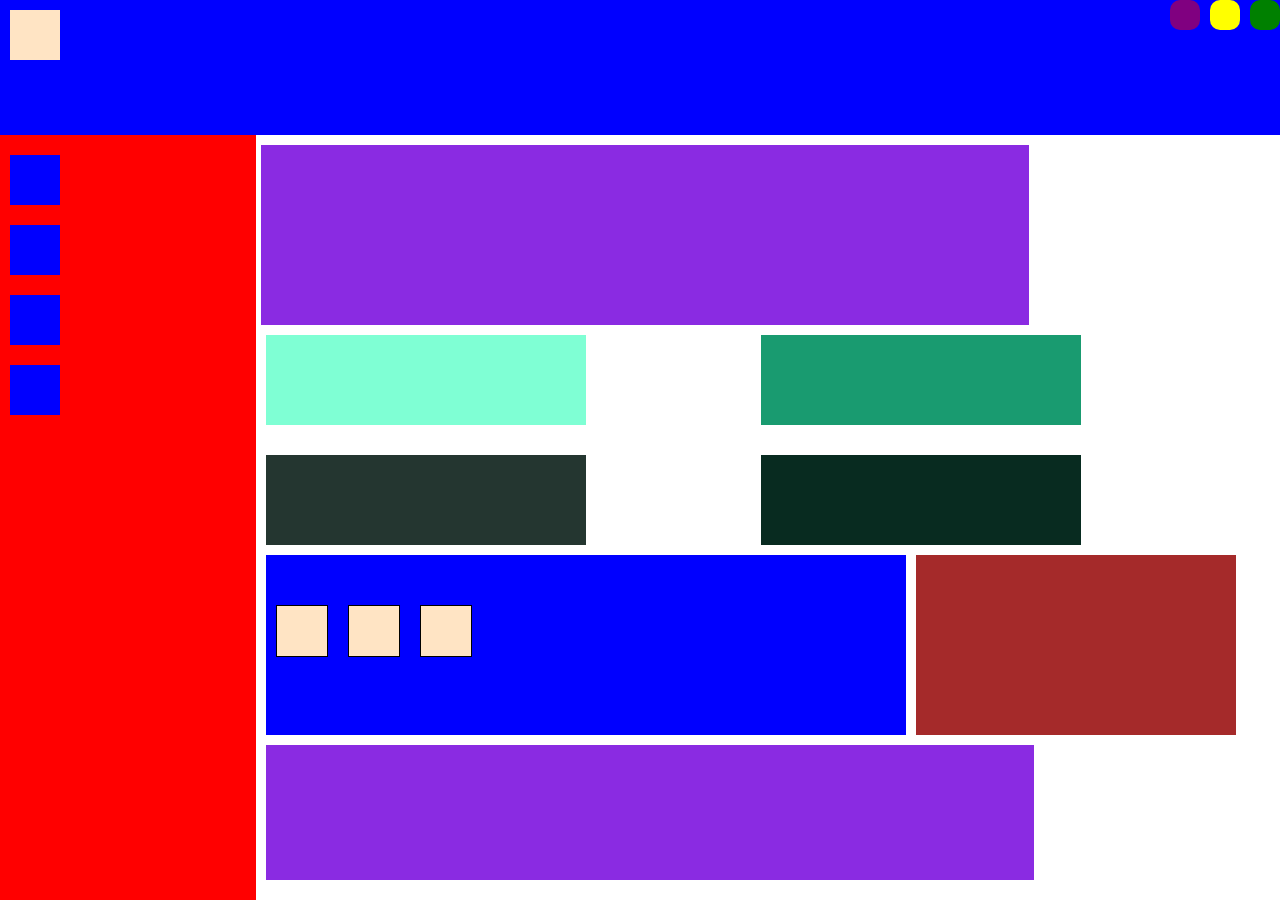
<file: html css structure practice/two/index.html>
<!DOCTYPE html>
<html lang="en">

<head>
    <meta charset="UTF-8">
    <meta name="viewport" content="width=device-width, initial-scale=1.0">
    <title>Document</title>
    <link rel="stylesheet" href="style.css">
</head>

<body>
    <div id="top">
        <div id="logo">

        </div>
        <div id="icon">
            <div id="i1"> </div>
            <div id="i2"> </div>
            <div id="i3"> </div>

        </div>


    </div>
    <div id="main">
        <div id="left">
            <div class="box" style="background-color: blue;"></div>
            <div class="box" style="background-color: blue;"></div>
            <div class=" box" style="background-color: blue;"></div>
            <div class=" box" style="background-color: blue;"></div>
        </div>
        <div id=" right">
            <div id="right-head"></div>
            <div id="card">
                <div class="c" style="background-color: aquamarine;"></div>
                <div class="c" style="background-color: rgb(25, 155, 112);"></div>
                <div class="c" style="background-color: rgb(36, 54, 48);"></div>
                <div class="c" style="background-color: rgb(8, 43, 32);"></div>
            </div>
            <div id="mid">
                <div id="product" style="background-color: blue;">
                    <div class="g1"></div>
                    <div class="g1"></div>
                    <div class="g1"></div>
                </div>
                <div id="filter"></div>
            </div>
            <div id="foot"></div>
        </div>
    </div>
</body>

</html>
</file>
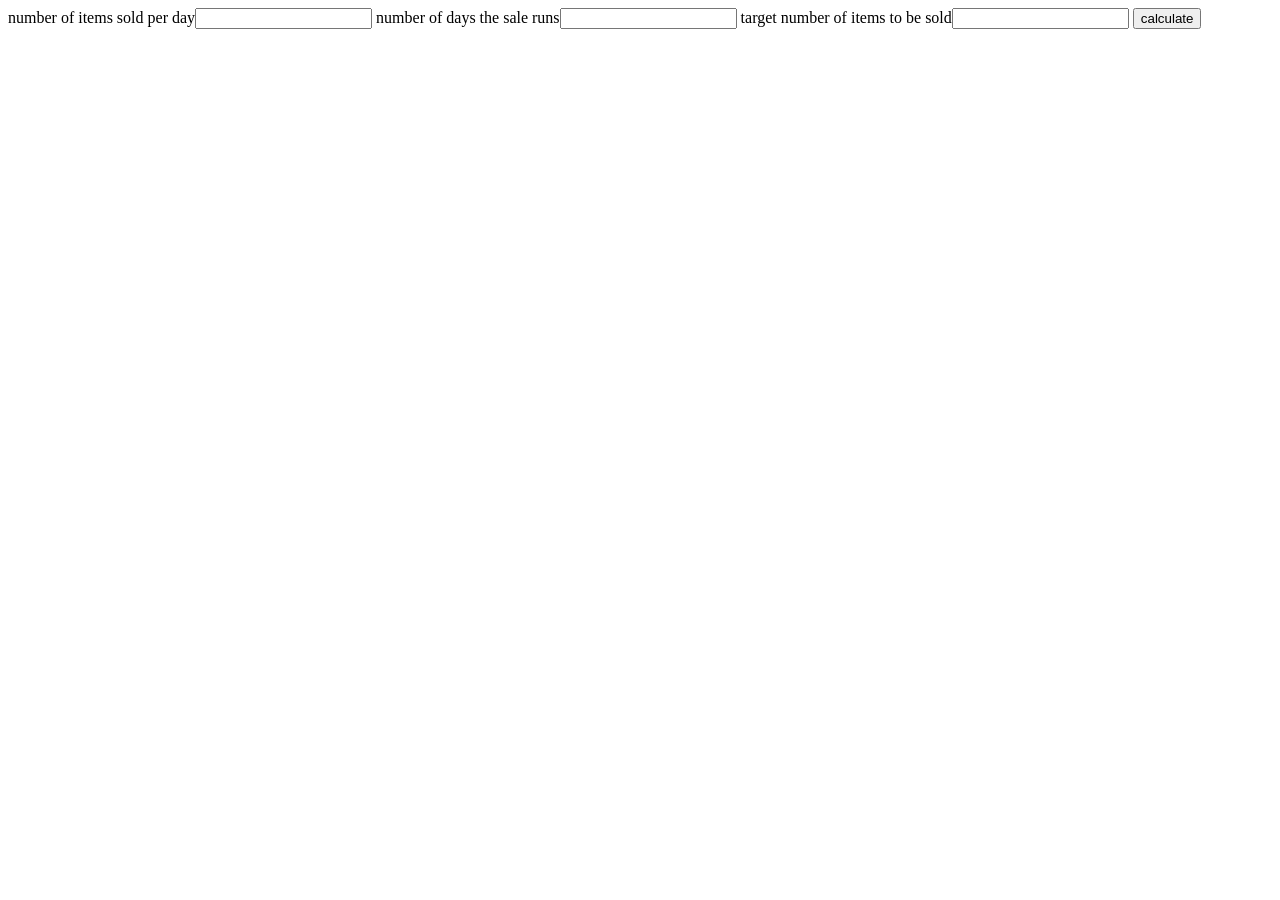
<file: final solve/253/253q2/index.html>
<!DOCTYPE html>
<html lang="en">

<head>
    <meta charset="UTF-8">
    <meta name="viewport" content="width=device-width, initial-scale=1.0">
    <title>Document</title>
</head>

<body>
    <form action="calculate.php" method="post">
        number of items sold per day<input name="itemsold" type="number">
        number of days the sale runs<input name="day" type="number">
        target number of items to be sold<input name="sold_target" type="number">
        <button name="submit" type="submit">calculate</button>
    </form>
</body>

</html>
</file>
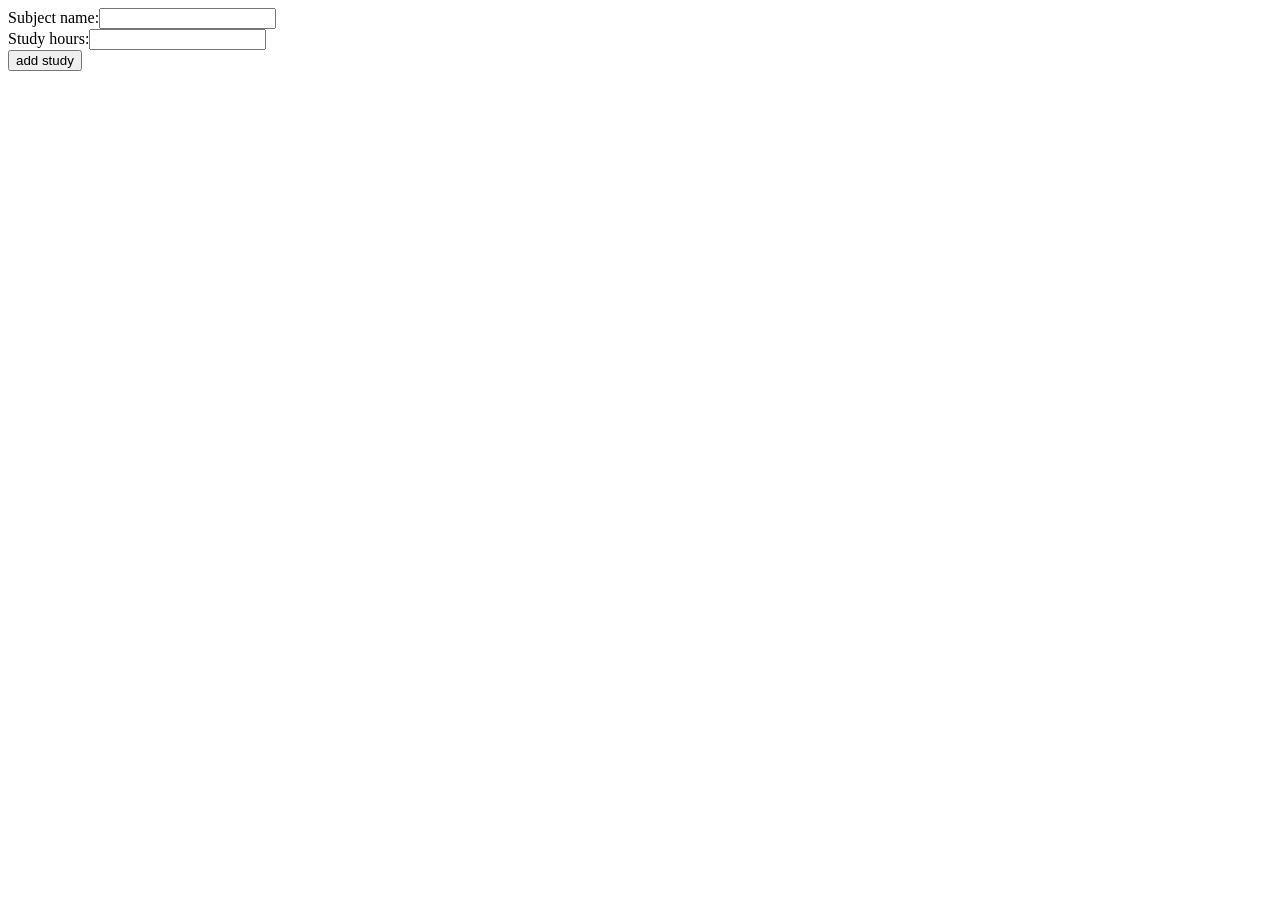
<file: final solve/261setA/261seta1/index.html>
<!DOCTYPE html>
<html lang="en">
<head>
    <meta charset="UTF-8">
    <meta name="viewport" content="width=device-width, initial-scale=1.0">
    <title>Document</title>
</head>
<body>
Subject name:<input type="text" id="subject"><br>
Study hours:<input type="text" id="hours"><br>
<button type="submit" id="btn"> add study</button>
<br><br>
<p id="output"></p>

    <script src="script.js"></script>
</body>
</html>
</file>
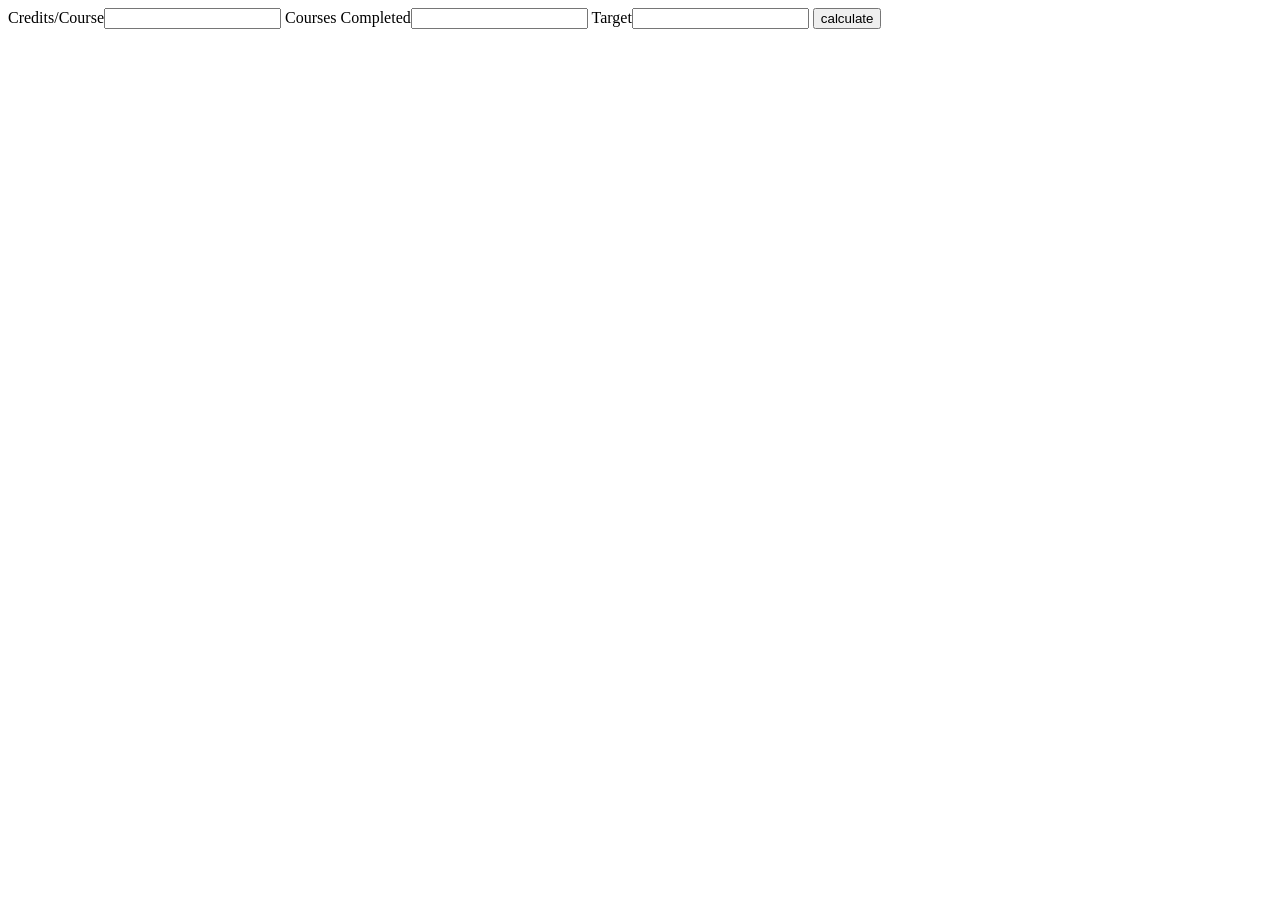
<file: final solve/261setA/261seta2/index.html>
<!DOCTYPE html>
<html lang="en">
<head>
    <meta charset="UTF-8">
    <meta name="viewport" content="width=device-width, initial-scale=1.0">
    <title>Document</title>
</head>
<body>
    <form action="calculate.php" method="post">
    Credits/Course<input name="credit" type="number">
    Courses Completed<input name="course_complete" type="number">
    Target<input name="target" type="number">
    <button name="submit" type="submit">calculate</button>
    </form>
</body>
</html>
</file>
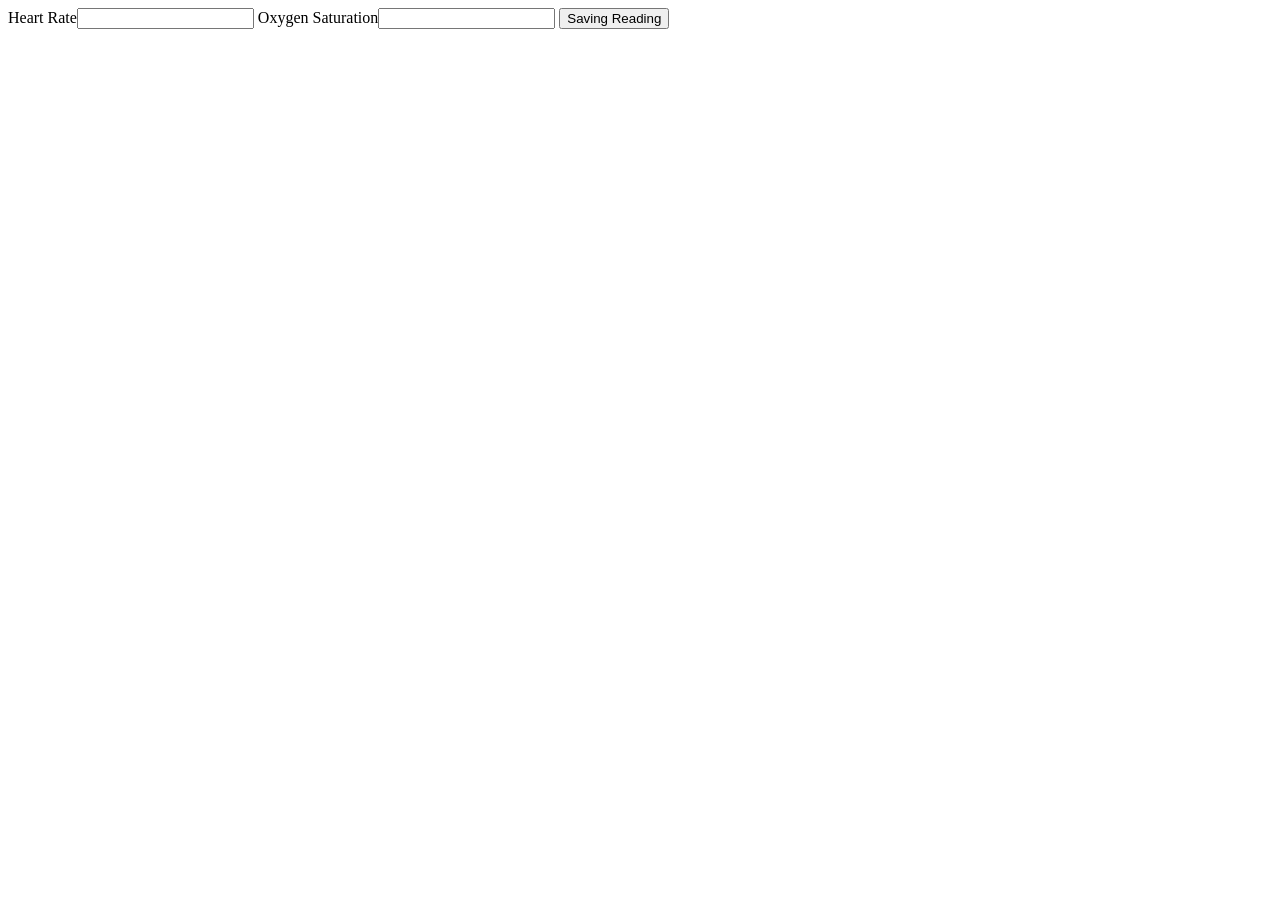
<file: final solve/261setB/261setb1/index.html>
<!DOCTYPE html>
<html lang="en">
<head>
    <meta charset="UTF-8">
    <meta name="viewport" content="width=device-width, initial-scale=1.0">
    <title>Document</title>
</head>
<body>
    Heart Rate<input type="number" id="HR">
    Oxygen Saturation<input type="number" id="OS">
    <button type="submit" id="btn"> Saving Reading</button>
    <p id="output"></p>

    <script src="script.js"></script>
</body>
</html>
</file>
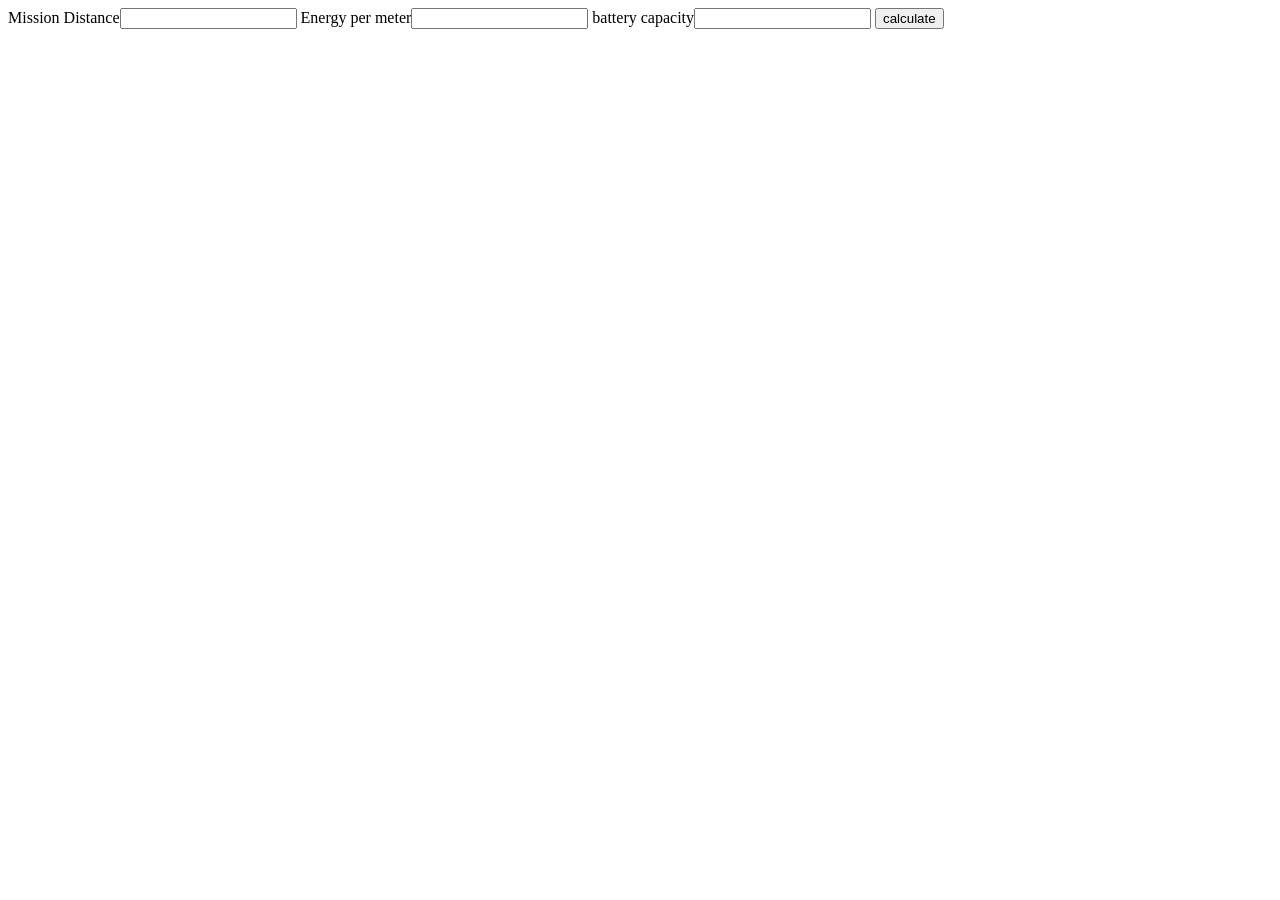
<file: final solve/261setB/261setb2/index.html>
<!DOCTYPE html>
<html lang="en">
<head>
    <meta charset="UTF-8">
    <meta name="viewport" content="width=device-width, initial-scale=1.0">
    <title>Document</title>
</head>
<body>
    <form action="calculate.php" method="post">
        Mission Distance<input name="distance" type="number">
        Energy per meter<input name="energy" type="number">
        battery capacity<input name="battery" type="number">
        <button type="submit" name="submit">calculate</button>
    </form>
</body>
</html>
</file>
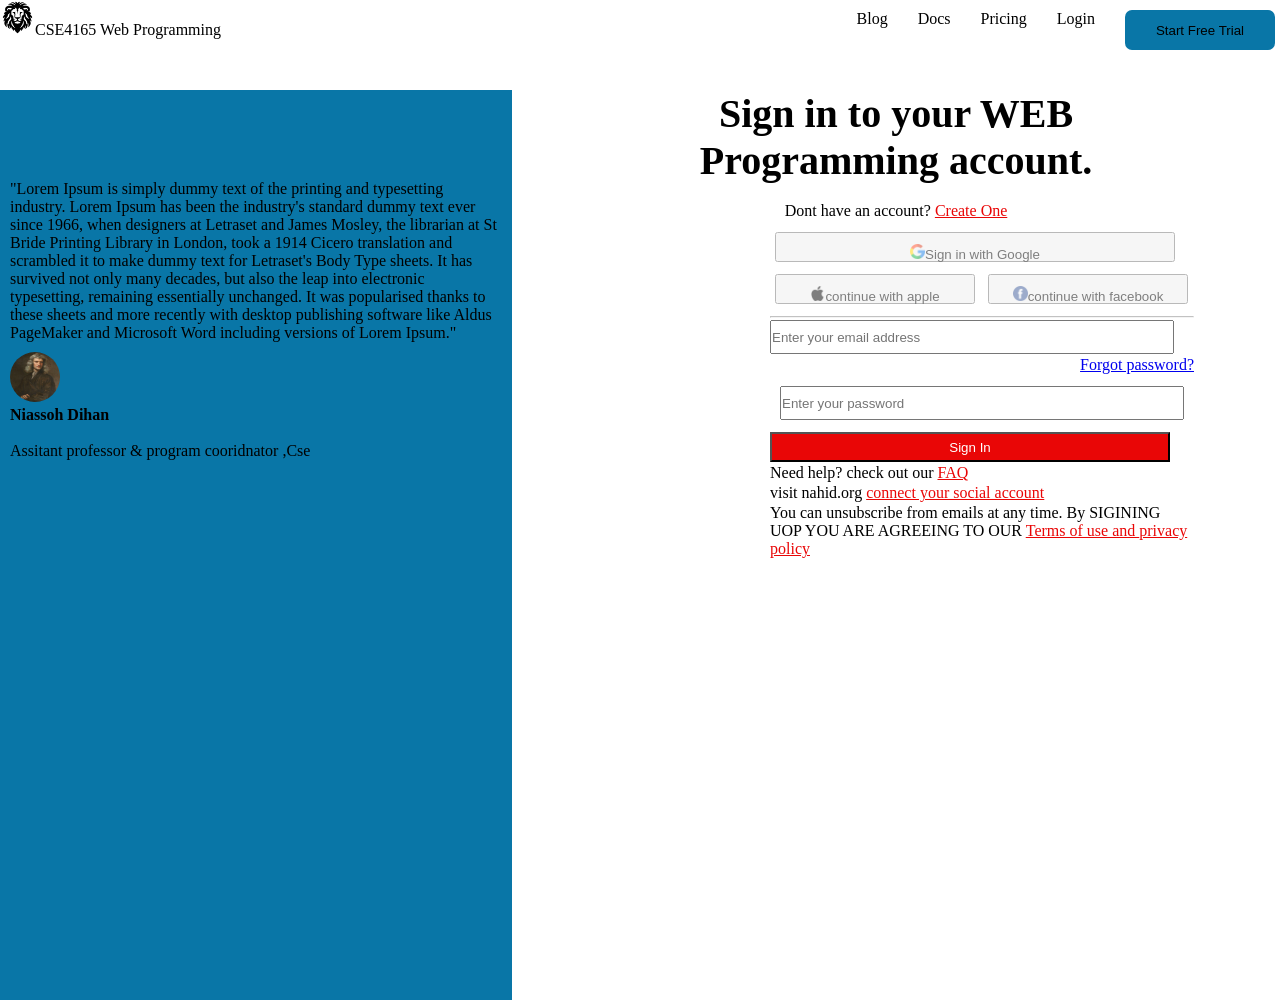
<file: mid solve/251/answer2/index.html>
<!DOCTYPE html>
<html lang="en">

<head>
    <meta charset="UTF-8">
    <meta name="viewport" content="width=device-width, initial-scale=1.0">
    <title>Document</title>
    <link rel="stylesheet" href="style.css">
</head>

<body>
    <div id="top">
        <div><img src="assets/animal.png" alt="lion" style="width:35px;height: 35px;">CSE4165 Web Programming</div>
        <div id="top-right">
            <div class="t">Blog</div>
            <div class="t">Docs</div>
            <div class="t">Pricing</div>
            <div class="t">Login</div>
            <div><button class="t" id="btn2">Start Free Trial</button></div>
        </div>
    </div>



    <div id="main">
        <div id="left">
            "Lorem Ipsum is simply dummy text of the printing and typesetting industry. Lorem Ipsum has been the
            industry's standard dummy text ever since 1966, when designers at Letraset and James Mosley, the librarian
            at St Bride Printing Library in London, took a 1914 Cicero translation and scrambled it to make dummy text
            for Letraset's Body Type sheets. It has survived not only many decades, but also the leap into electronic
            typesetting, remaining essentially unchanged. It was popularised thanks to these sheets and more recently
            with desktop publishing software like Aldus PageMaker and Microsoft Word including versions of Lorem
            Ipsum."<br>
            <img src="assets/newton.jpg" style="width:50px;height: 50px;border-radius: 50%; margin-top: 10px;">
            <p style="font-weight: bold;"> Niassoh Dihan</p><br>
            Assitant professor & program cooridnator ,Cse

        </div>
        <div id="right">
            <div id="right-top">
                <p style="font-size: 40px; font-weight: bold;">Sign in to your WEB <br> Programming account.</p>
                <br>Dont have an account? <a href="#" style="color: #e90606;">Create One</a>
            </div>
            <table>
                <tr>
                    <td colspan="2"><button
                            style="opacity: 0.5; width:400px; height: 30px; text-align: center;margin-bottom: 10px;margin-left: 5px;"><img
                                src="assets/google.png" style="width: 15px;height: 15px;margin-top:10px;">Sign in with
                            Google</button></td>
                </tr>
                <tr>
                    <td><button
                            style="opacity: 0.5; width:200px; height: 30px; text-align: center;margin-bottom: 10px;margin-left: 5px;"><img
                                src="assets/apple-logo.png" style="width: 15px;height: 15px;margin-top:10px;">continue
                            with apple</button></td>
                    <td><button
                            style="opacity: 0.5; width:200px; height: 30px; text-align: center;margin-bottom: 10px;margin-left: 5px;"><img
                                src="assets/facebook.png" style="width: 15px;height: 15px;margin-top:10px;">continue
                            with facebook</button></td>
                </tr>
                <tr>
                    <td colspan="2" style="opacity: 0.6;">
                        <hr>
                    </td>
                </tr>

                <tr>
                    <td colspan="2"><input type="text" placeholder="Enter your email address"
                            style=" width:400px; height: 30px;"></td>
                </tr>
                <tr>
                    <td colspan="2" style="text-align: right;"><a href="#"> Forgot password?</a></td>
                </tr>
                <tr>
                    <td colspan="2"><input type="password" placeholder="Enter your password"
                            style="margin: 10px; width:400px; height: 30px;"></td>
                </tr>
                <tr>
                    <td colspan="2"><button
                            style=" width:400px; height: 30px; background-color: #e90606 ; color: white;text-align: center;">Sign
                            In</button></td>
                </tr>
                <tr>
                    <td colspan="2">Need help? check out our <a href="#" style="color: #e90606;">FAQ</a></td>
                </tr>
                <tr><td colspan="2"> visit nahid.org <a href="#" style="color: #e90606;">connect your social account</a>
                </td></tr>
                <tr><td colspan="2"> You can unsubscribe from emails at any time. By SIGINING UOP YOU ARE AGREEING TO
                    OUR <a href="#" style="color: #e90606;"> Terms of use and </a><a href="#" style="color: #e90606;">
                        privacy policy</a> </td></tr>

            </table>
        </div>
    </div>

</body>

</html>
</file>
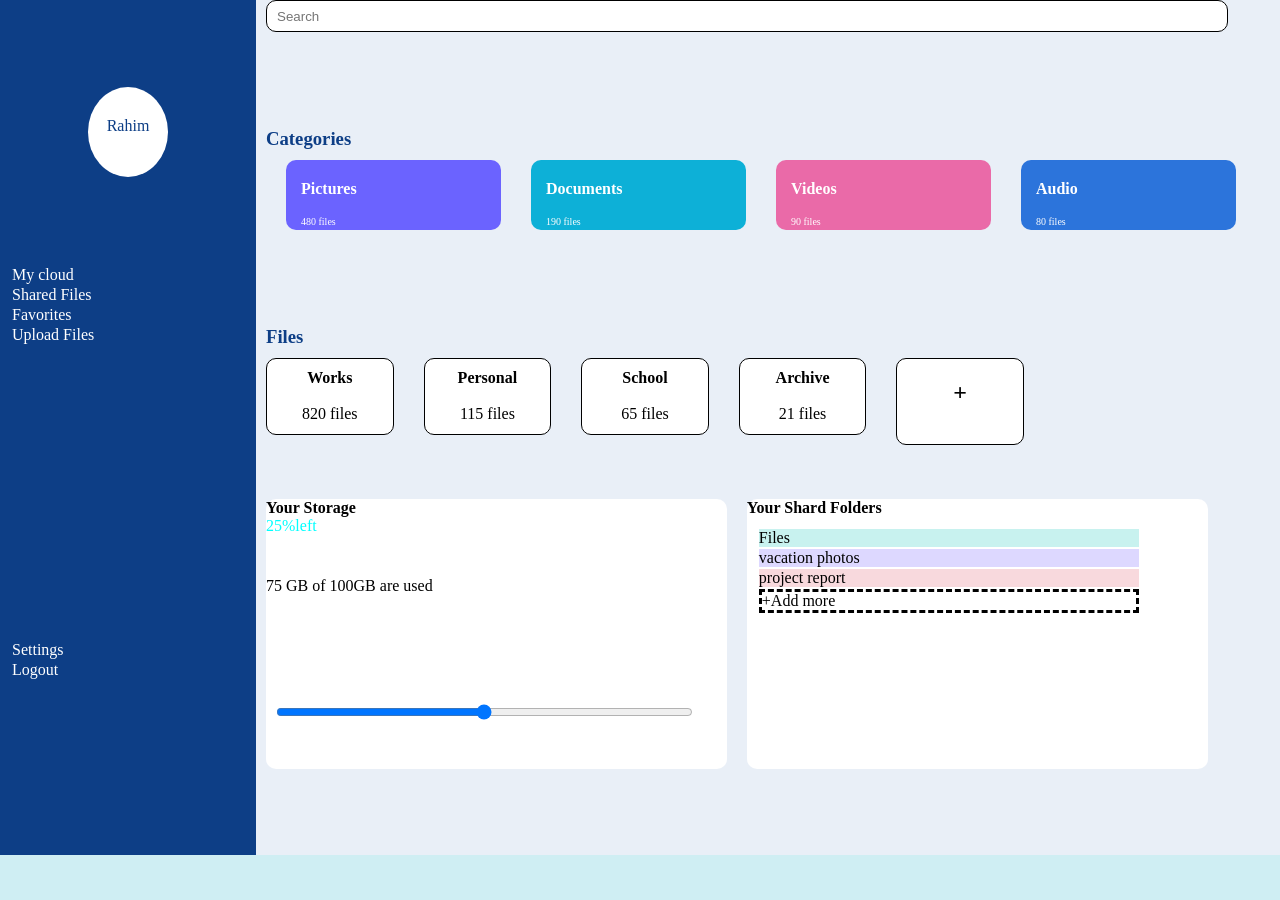
<file: mid solve/slot2 261/answer1/index.html>
<!DOCTYPE html>
<html lang="en">

<head>
    <meta charset="UTF-8">
    <meta name="viewport" content="width=device-width, initial-scale=1.0">
    <title>Document</title>
    <link rel="stylesheet" href="style.css">
</head>

<body>
    <div id="whole">
        <div id="side">
            <div id="profile"><div id="circle">Rahim</div></div>
            <div id="menu">
                <table>
                    <tr>
                        <td>
                            My cloud
                        </td>
                    </tr>
                    <tr>
                        <td>
                            Shared Files
                        </td>
                    </tr>
                    <tr>
                        <td>
                            Favorites
                        </td>
                    </tr>
                    <tr>
                        <td>
                            Upload Files
                        </td>
                    </tr>
                </table>
            </div>
            <div id="bottom-menu"><table>
                <tr><td>Settings</td></tr>
                 <tr><td>Logout</td></tr>
            </table></div>



        </div>
        <div id="main">
            <input type="text" placeholder="Search">
            <div id="m1">
                <h3>Categories</h3>
                <div id="cat" class="category">
                    <div id="one" class="category">
                        <h4>Pictures</h4> <br>
                        <p>480 files</p>
                    </div>
                    <div id="two" class="category">
                        <h4>Documents</h4><br>
                        <p>190 files</p>
                    </div>
                    <div id="three" class="category">
                        <h4>Videos</h4><br>
                        <p>90 files</p>
                    </div>
                    <div id="four" class="category">
                        <h4>Audio</h4><br>
                        <p>80 files</p>
                    </div>
                </div>
            </div>
            <div id="m2">
                <h3>Files</h3>
                <div id="f0" class="file">
                    <div id="f1" class="file">
                        <h4>Works</h4> <br>
                        <p>820 files</p>
                    </div>
                    <div id="f2" class="file">
                        <h4>Personal</h4><br>
                        <p>115 files</p>
                    </div>
                    <div id="f3" class="file">
                        <h4>School</h4><br>
                        <p>65 files</p>
                    </div>
                    <div id="f4" class="file">
                        <h4>Archive</h4><br>
                        <p>21 files</p>
                    </div>
                    <div id="f5" class="file">
                        <h2> + </h2>
                    </div>
                </div>
            </div>
            <div id="m3">
                <div id="pt1">
                    <div id="pt0">
                        <div>
                            <h4>Your Storage</h4>
                            <p style="color: aqua;">25%left</p>
                        </div>
                    </div>
                    <p> 75 GB of 100GB are used</p><br>
                    <input type="range" style="width:90%;">

                </div>

                <div id="pt2">
                    <h4>Your Shard Folders</h4>
                    <table id="p">
                        <tr>
                            <td style="background-color:#c8f2ef;"> Files</td>
                        </tr>
                        <tr>
                            <td style="background-color:#ddd8ff;">vacation photos</td>
                        </tr>
                        <tr>
                            <td style="background-color:#f8d9dd;">project report</td>
                        </tr>
                        <tr>
                            <td style="background-color:white;border-style: dashed; ">+Add more</td>
                        </tr>
                    </table>
                </div>
            </div>

        </div>


    </div>

</body>

</html>
</file>
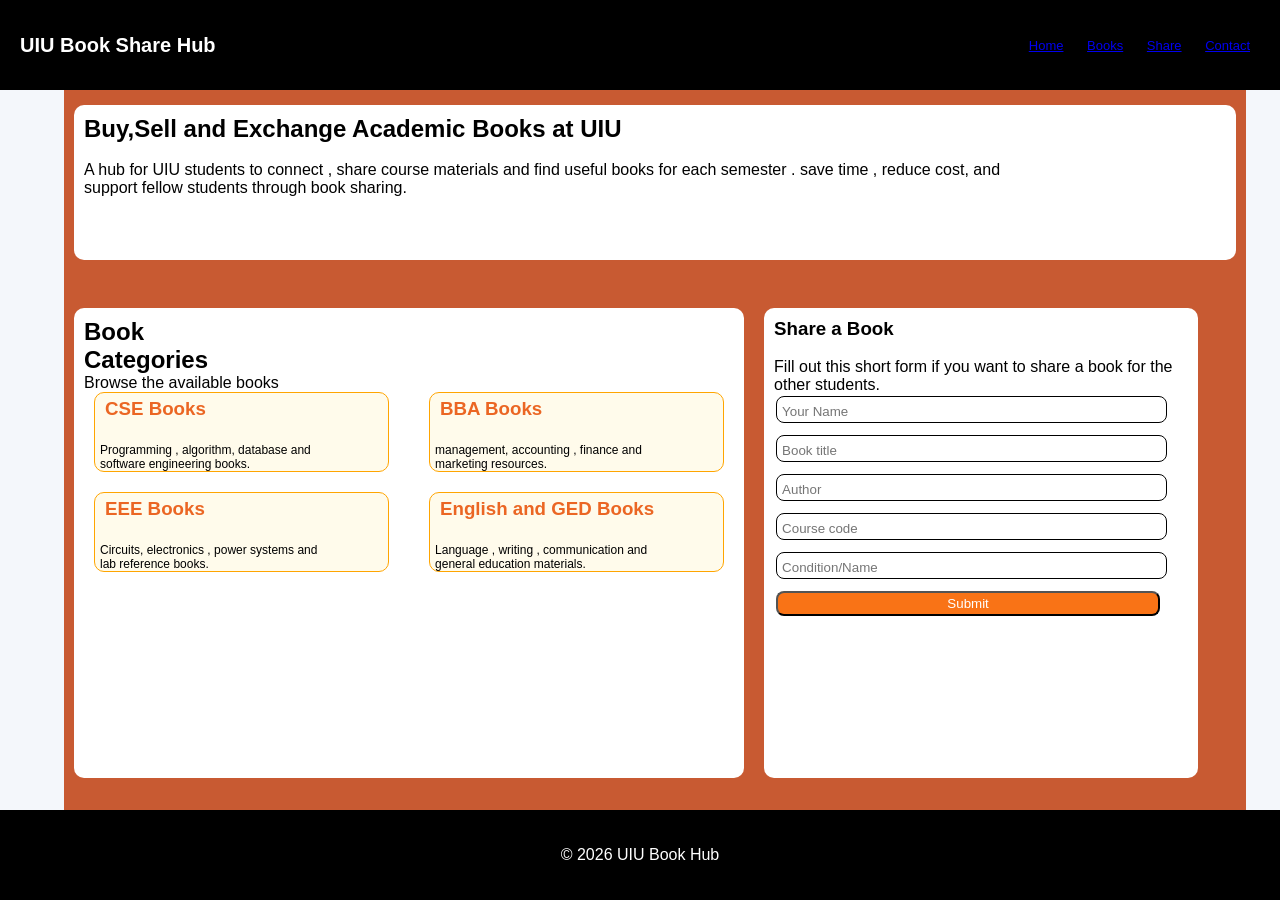
<file: mid solve/slot2 261/answer2/index.html>
<!DOCTYPE html>
<html lang="en">

<head>
    <meta charset="UTF-8">
    <meta name="viewport" content="width=device-width, initial-scale=1.0">
    <title>UIU Book Share Hub</title>
    <link rel="stylesheet" href="style.css">
</head>

<body>

    <div id="top">

        <table id="navbar">
            <tr>
                <td id="logo">
                    UIU Book Share Hub
                </td>
                <td id="links">
                    <a href="#">Home</a>
                    <a href="#">Books</a>
                    <a href="#">Share</a>
                    <a href="#">Contact</a>
                </td>

            </tr>
        </table>

    </div>

    <div id="middle">
        <div id="mid_top">

            <h2>Buy,Sell and Exchange Academic Books at UIU</h2><br>
            <p>A hub for UIU students to connect , share course materials and find useful books for each semester . save
                time , reduce cost, and <br>support fellow students through book sharing. </p>

        </div>
        <div id="middle_body">

            <div id="mid-left">
             <div id="above">   <h2>Book<br> Categories</h2>
                <p>Browse the available books</p></div>
               <div id="down">
                 <div class="card">
                    <h3>CSE Books</h3><br>
                    <p>Programming , algorithm, database and <br> software engineering books.</p>
                </div>
                <div class="card">
                    <h3>BBA Books</h3><br>
                    <p>management, accounting , finance and<br> marketing resources. </p>
                </div>
                <div class="card">
                    <h3>EEE Books</h3><br>
                    <p>Circuits, electronics , power systems and<br> lab reference books.</p>
                </div>
                <div class="card">
                    <h3>English and GED Books</h3><br>
                    <p>Language , writing , communication and <br> general education materials.</p>
                </div>
               </div>


            </div>
            <div id="mid-right">
                <h3>Share a Book</h3><br>
                <p>Fill out this short form if you want to share a book for the other students.</p>
                <table>
                    <tr class="box">
                        <td><input type="text" placeholder="Your Name"></td>
                    </tr>
                    <tr class="box">
                        <td><input type="text" placeholder="Book title"></td>
                    </tr>
                    <tr class="box">
                        <td><input type="text" placeholder="Author"></td>
                    </tr>
                    <tr class="box">
                        <td><input type="text" placeholder="Course code"></td>
                    </tr>
                    <tr class="box">
                        <td><input type="text" placeholder="Condition/Name"></td>
                    </tr>
                    <tr>
                        <td><button>Submit</button></td>
                    </tr>

                </table>
            </div>
        </div>


    </div>

    <div id="bottom">
        <p>&copy; 2026 UIU Book Hub</p>
    </div>

</body>

</html>
</file>
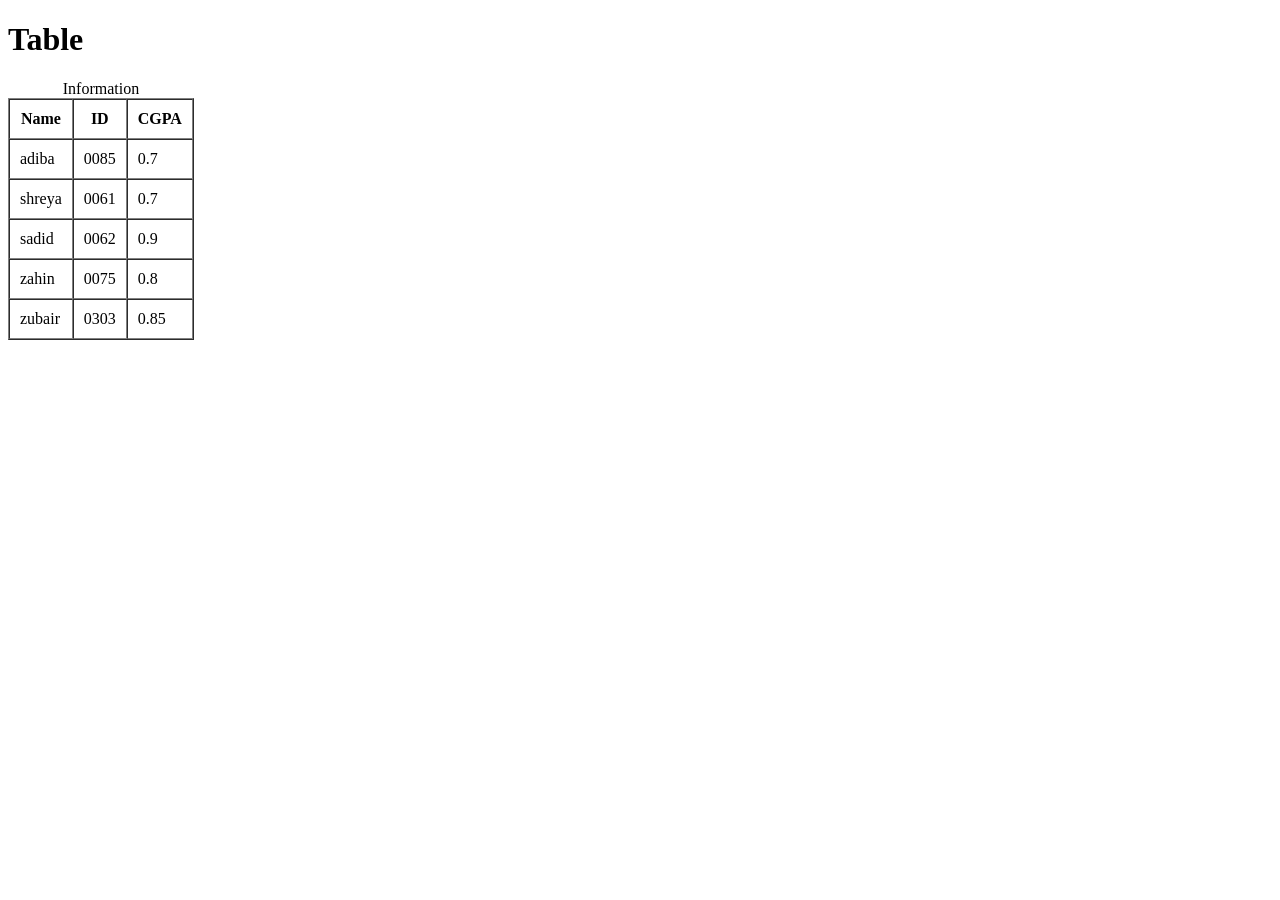
<file: HTML/table.html>
<!DOCTYPE html>
<html lang="en">
<head>
    <meta charset="UTF-8">
    <meta name="viewport" content="width=device-width, initial-scale=1.0">
    <title>Hello

    </title>
</head>
<body>
    <h1> Table</h1>
    <table border="1" cellspacing="0" cellpadding="10">
        <caption>Information</caption>
        <tr>
            <th>Name</th><th>ID</th><th>CGPA</th>
        </tr>
        <tr><td>adiba</td><td>0085 </td><td>0.7</td></tr>
        <tr><td>shreya</td><td>0061 </td><td>0.7</td></tr>
        <tr><td>sadid</td><td>0062 </td><td>0.9</td></tr>
        <tr><td>zahin</td><td>0075 </td><td>0.8</td></tr>
        <tr><td>zubair</td><td>0303 </td><td>0.85</td></tr>
    </table>
</body>
</html>
</file>
<file: html css structure practice/two/style.css>
*{
    padding:0;
    margin: 0;
}
body{
    background-color: white;
    display:grid;
}
#top{
    width:100vw;
    height:15vh;
    background-color: blue;
    display: flex;
    justify-content: space-between;
}
#left{
  
    width:20vw;
    height: 85vh;
    background-color: red;
}
#right{
   
    width:80vw;
    height: 85vh;
    background-color: rgb(64, 46, 46);
}
#main{
    display: flex;
}
#logo{
    width:50px;
    height:50px;
    background-color: bisque;
    margin-top: 10px;
    margin-left: 10px;
}
#icon{
    display: flex;
  
    gap:10px;
}
#i1{
    background-color: purple;
    width: 30px;
    height: 30px;
    border-radius: 10px;
    border: 1 px solid rgba(0,0,0,0.5);
}
#i2{
    background-color: yellow;
    width: 30px;
    height: 30px;
      border-radius: 10px;
    border: 1 px solid rgba(0,0,0,0.5);
}
#i3{
    background-color:green;
    width: 30px;
    height: 30px;
      border-radius: 10px;
    border: 1 px solid rgba(0,0,0,0.5);
}
.box{
    width:50px;
    height: 50px;
 margin-top: 20px;margin-left: 10px;margin-bottom: 20px;margin-right: 10px;
}
#right-head{
width:60vw;
height: 20vh;
margin-top: 10px;
margin-left: 5px;
margin-right: 5px;
margin-right: 10px;
background-color: blueviolet;
}
#card{
display: grid;
grid-template-columns: 1fr 1fr;
gap:10px;
}
.c{
    width:25vw;
    height: 10vh;
    margin-top: 10px;
    margin-bottom: 10px;
    margin-left: 10px;
    margin-right: 10px;

}
#mid{
    display: flex;
    gap:10px;
}
#product{
    display: flex;
    gap:5px;
       width:50vw;
    height: 20vh;
    margin-left: 10px;

}
.g1{
    margin-top: 50px;
    margin-left:10px;
    margin-bottom: 10px;
    margin-right: 5px;
    width:50px;
    height: 50px;
    border:1px solid black;
    background-color: bisque;
}
#filter{
    width:25vw;
    height: 20vh;
    background-color: brown;

}
#foot{
    width:60vw;
    height: 15vh;
    margin-left: 10px;
    margin-right: 10px;
    margin-top: 10px;
    margin-bottom: 10px;
    background-color: blueviolet;
}
</file>
<file: mid solve/251/answer2/style.css>
*{
    padding:0;
    margin:0;
}
body{
    background-color: white;
    display: grid;
}
#top{
    background-color:white;
    width:100vw;
    height: 10vh;
    display: flex;
    justify-content: space-between;
}
#main{
    background-color: bisque;
    width:100vw;
    height: 90vh;
    display: flex;
}
#left{
    background-color: #0976a7;
    width:40vw;
    height: 90vh;
    padding-left: 10px;
    padding-top: 90px;
    padding-bottom: 10px;
    padding-right: 10px;
}
#right{
    background-color:white;
    width:60vw;
    height:90vh;
}
#top-right{
   
    display: flex;
    gap:20px;
  
}
.t{
     margin-top: 10px;
     margin-left: 5px;
      margin-right: 5px;
       margin-bottom: 5px;
}
#btn2{
    border-radius: 7px;
    background-color: #0976a7;
  width:150px;
  height: 40px;
  border: none;

        padding-left: 5px;
       padding-left: 5px;
       padding-right: 5px;
       padding-right: 5px;
}
#btn1{
   
       border: none;
       padding-left: 5px;
       padding-left: 5px;
       padding-right: 5px;
       padding-right: 5px;
}
#right-top{
   
    text-align: center;
}
table{
    margin-left: 20vw;
     margin-right: 10vw;
     margin-top: 10px;
}
</file>
<file: mid solve/slot2 261/answer1/style.css>
*{
    margin:0px;
   
    padding:0;
}
body{
     background-color:#cfeef3;
    
}
#whole{
    display:flex;
    border-radius:10px ;
}
#side{
    color: white;
    background-color:#0d3e86;
    width:20vw;
    height:95vh;
    display: grid;
    
}
#profile{
    display: flex;
    justify-content: center;
    align-items: center;

}
#circle{
    width: 60px;
    height: 60px;
    text-align: center;
    padding-left: 10px;
    padding-top: 30px;
     padding-right: 10px;
    background-color: white;
    color: #0d3e86;
    border-radius: 50%;
}
#menu{
    padding-left: 10px;
}
#bottom-menu{
padding-left: 10px;
margin-top: 120px;
}
#cat{
    display:flex;
    justify-content: center;
    align-items: center;
    gap:20px;
    
}
.category{
     border-radius:10px;
    width:75vw;
     height:50px;
      margin-left:10px;
     /* margin-top:10px;
     margin-left:10px;
     margin-right:10px;
     margin-bottom:10px; */
     padding-left:10px;
     padding-top:10px;
     padding-bottom:10px;
     padding-right:10px;
}
#one{
  
    background-color:#6b63ff;

}
#two{
   
    background-color:#0db0d7;
    
}
#three{

    background-color:#ea6aa8;
    
}

#four{
   
    background-color:#2c74db;
    
}
h3{
    color:#0d3e86;
    margin-left: 10px;
    margin-top: 10px;
    margin-bottom: 10px;
}
.category p{
    color:white;
    font-size:10px;
   padding-bottom: 10px;
      padding-left: 5px;
}
.category h4{
    color:white;
    padding-top: 10px;
    padding-left: 5px;
}
#main{
     background-color:#e9eff7;
    width:80vw;
    height:95vh;
      display:grid;
}
#m3{
    display:flex;
gap:20px;
}

#pt1{
    background-color:white;
   width:45%;
    height: 30vh;
    border-radius: 10px;
    margin-left: 10px;
    display: grid;
    

}
#pt0{
    display: flex;
    justify-content: space-between;
}
#pt2{
    width:45%;
    height: 30vh;
    background-color:white;
     border-radius: 10px;

}
#main input{
    margin-left: 10px;
    margin-right: 10px;
    width:75vw;
    height:30px;
    border-radius:10px;
    border:1px solid black;
}
::placeholder{
    padding:10px;
}
#side{color:white;}
#f0{
    display: flex;
    gap:20px;
    
}
.file{
width:60vw;
height: 55px;

}
#f1{
    margin-left: 10px;
    padding-top: 10px ;
    padding-bottom: 10px;
     background-color: white;
    border: 1px solid black;
    border-radius: 10px;
box-shadow: 0px 0px 0px rgba(0,0,0,0.3);
text-align: center;
}
#f2{
    margin-left: 10px;
    padding-top: 10px ;
    padding-bottom: 10px;
     background-color: white;
    border: 1px solid black;
    border-radius: 10px;
box-shadow: 0px 0px 0px rgba(0,0,0,0.3);
text-align: center;
}
#f3{
    margin-left: 10px;
    padding-top: 10px ;
    padding-bottom: 10px;
     background-color: white;
    border: 1px solid black;
    border-radius: 10px;
box-shadow: 0px 0px 0px rgba(0,0,0,0.3);
text-align: center;
}
#f4{
    margin-left: 10px;
    padding-top: 10px ;
    padding-bottom: 10px;
     background-color: white;
    border: 1px solid black;
    border-radius: 10px;
box-shadow: 0px 0px 0px rgba(0,0,0,0.3);
text-align: center;
}
#f5{
    margin-left: 10px;
    padding-top: 20px ;
    padding-bottom: 10px;
     background-color: white;
    border: 1px solid black;
    border-radius: 10px;
box-shadow: 0px 0px 0px rgba(0,0,0,0.3);
text-align: center;
}
#p{
     width:30vw;
     height: 30px;
     margin-top: 10px;
     margin-bottom: 10px;
     margin-right: 10px;
     margin-left: 10px;
}
</file>
<file: mid solve/slot2 261/answer2/style.css>
*{
    margin:0;
    padding:0;
}

body{
    background-color:#f4f7fb;
    display:grid;
    font-family:Arial, Helvetica, sans-serif;
}

#top{
    background-color:black;
    color:white;
    width:100vw;
    height:10vh;
    font-size:20px;
}
#navbar{
    border-collapse:collapse;
    width:100%;
    height:100%;
}
#logo{
     border-collapse:collapse;
    color:white;
    font-weight: bold;
    font-size:20px;
    padding-left:20px;
    padding-top:20px;
    padding-bottom:20px;
}
#links {
    font-size:13px;
      border-collapse:collapse;
    text-align:right;
    word-spacing:20px;
     padding-right:30px;
    padding-top:20px;
    padding-bottom:20px;
}

#middle{
    /* width:80vw; */
    height:80vh;
    margin-left: 5vw;
    margin-right: 5vw;
    background-color:#c85a32;
    display:grid;
}

#mid_top{
    background-color:white;
    border-radius:10px;
    margin-top:15px;
    margin-left:10px;
    margin-right:10px;
    margin-bottom:10px;
    width:90vw;
    height:15vh;
     padding-left:10px;
    /* padding-right:40px; */
    padding-top:10px;;
    padding-bottom:10px;
}
#middle_body{
    display:flex;
   

}
#mid-left{
    width:55%;
    height:50vh;
     background-color:white;
     margin-top:15px;
    margin-left:10px;
    margin-right:10px;
    margin-bottom:10px;
    border-radius:10px;
    padding-left:10px;
    padding-top:10px;
    padding-bottom:10px;
    padding-right:10px;
   
}
#down{
     display:grid;
    grid-template-columns:1fr 1fr;
    gap:20px;

}
.card{
    border:1px solid orange;
    background-color:#fffbeb;
    border-radius:10px;
    /* margin-top:10px;
    margin-bottom:10px; */
    margin-left:10px;
    margin-right:10px;

}
.card h3{
    padding-left:10px;
    padding-right:10px;
    padding-top:5px;
    padding-bottom:5px;
    color:#eb6623;

}
.card p{
    font-size:12px;
    padding-left:5px;
    padding-right:5px;
}
#mid-right{
    width:35%;
    height:50vh;
     background-color:white;
     margin-top:15px;
    margin-left:10px;
    margin-right:10px;
    margin-bottom:10px;
    border-radius:10px;
    padding-left:10px;
    padding-top:10px;
    padding-bottom:10px;
    padding-right:10px;
}
#bottom{
    background-color:black;
    color:white;
     width:100vw;
    height:10vh;
    display:flex;
    justify-content:center;
    align-items:center;
}
button{
    color:white;
    background-color:#f97316;
    border-radius:8px;
    text-align:center;
    width:30vw;
    height:25px;
}
 .box input {
    border-radius:8px;
    width:30vw;
    height:20px;
     margin-bottom:10px;
     border:1px solid black;
     padding-top:5px;
     padding-left:5px;
}
</file>
